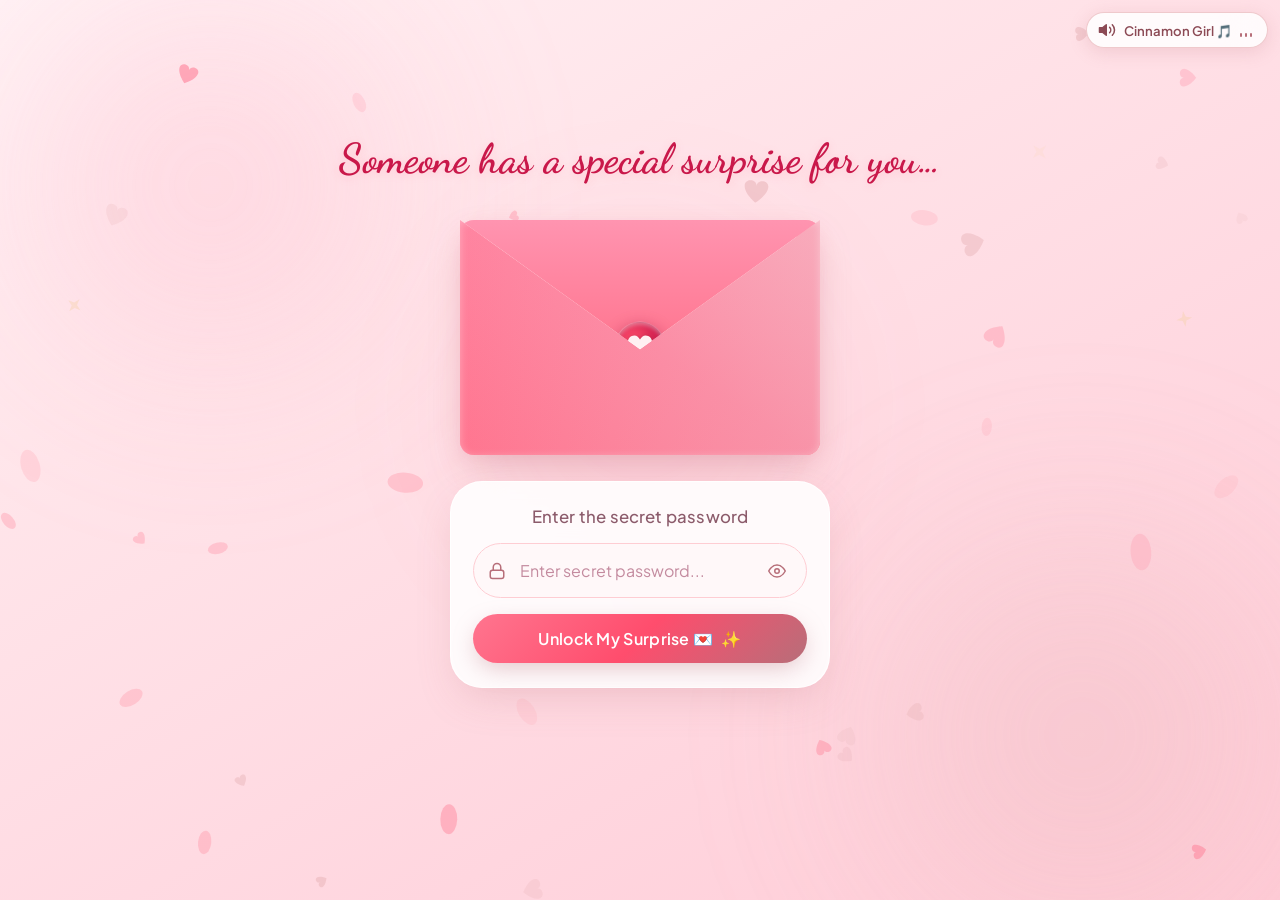
<file: index.html>
<!DOCTYPE html>
<html lang="en">
<head>
  <meta charset="UTF-8">
  <meta name="viewport" content="width=device-width, initial-scale=1.0, maximum-scale=5.0, viewport-fit=cover">
  <title>For My Princess Manmony ❤️</title>
  <meta name="description" content="A romantic, cinematic birthday surprise love letter and memory album for Manmony.">
  <link rel="preconnect" href="https://fonts.googleapis.com">
  <link rel="preconnect" href="https://fonts.gstatic.com" crossorigin>
  <link href="https://fonts.googleapis.com/css2?family=Cormorant+Garamond:ital,wght@0,500;0,600;0,700;1,400;1,600&family=Dancing+Script:wght@500;600;700&family=Great+Vibes&family=Plus+Jakarta+Sans:wght@300;400;500;600&family=VT323&display=swap" rel="stylesheet">
  <link rel="stylesheet" href="style.css">
</head>
<body>
  <!-- Ambient Particle Canvas for Floating Hearts, Sparkles, and Falling Petals -->
  <canvas id="ambient-canvas"></canvas>

  <!-- Ambient Glow Orbs for Soft Romantic Atmosphere -->
  <div class="glow-orb orb-1"></div>
  <div class="glow-orb orb-2"></div>
  <div class="glow-orb orb-3"></div>

  <!-- Cinematic Background Blur & Darken Overlay for Envelope Opening -->
  <div class="cinematic-overlay" id="cinematic-overlay"></div>

  <!-- Background Music Audio: Cinnamon Girl by Lana Del Rey -->
  <audio id="birthdayAudio" preload="auto" loop>
    <source src="assets/audio/cinnamon-girl.mp3" type="audio/mpeg">
    <source src="assets/audio/voice.mp4" type="audio/mp4">
    <source src="assets/audio/voice.mp3" type="audio/mpeg">
    <source src="assets/cinnamon-girl.mp3" type="audio/mpeg">
    <source src="assets/voice.mp4" type="audio/mp4">
    <source src="cinnamon-girl.mp3" type="audio/mpeg">
    <source src="voice.mp3" type="audio/mpeg">
  </audio>

  <!-- ========================================================
       2. LOADING SCREEN
       ======================================================== -->
  <div id="loading-screen" class="loading-screen" aria-live="polite">
    <div class="loader-content">
      <div class="loader-heart-wrapper">
        <div class="loader-pulse-glow"></div>
        <div class="loader-heart">
          <svg viewBox="0 0 32 29.6" class="loader-heart-svg">
            <defs>
              <linearGradient id="loaderHeartGrad" x1="0%" y1="0%" x2="100%" y2="100%">
                <stop offset="0%" stop-color="#ff8fa3"/>
                <stop offset="50%" stop-color="#ff4d6d"/>
                <stop offset="100%" stop-color="#b76e79"/>
              </linearGradient>
            </defs>
            <path fill="url(#loaderHeartGrad)" d="M23.6,0c-3.4,0-6.3,2.7-7.6,5.6C14.7,2.7,11.8,0,8.4,0C3.8,0,0,3.8,0,8.4c0,9.4,16,21.2,16,21.2s16-11.8,16-21.2 C32,3.8,28.2,0,23.6,0z"/>
          </svg>
        </div>
        <div class="loader-sparkles">
          <span class="l-sparkle ls-1">✨</span>
          <span class="l-sparkle ls-2">🌸</span>
          <span class="l-sparkle ls-3">✨</span>
        </div>
      </div>
      <p class="loader-text">Preparing something special for you…</p>
      <div class="loader-track">
        <div class="loader-progress"></div>
      </div>
    </div>
  </div>

  <!-- Elegant Floating Music Control (iOS SF-Style Mute / Unmute) -->
  <aside class="music-widget" aria-label="Music player">
    <button id="music-btn" class="music-pill" title="Mute / Unmute Music" aria-label="Mute or unmute music" aria-pressed="false">
      <span class="music-icon-wrapper">
        <svg class="music-speaker-svg" viewBox="0 0 24 24" width="18" height="18" fill="none" stroke="currentColor" stroke-width="2" stroke-linecap="round" stroke-linejoin="round">
          <polygon points="11 5 6 9 2 9 2 15 6 15 11 19 11 5" fill="currentColor"></polygon>
          <path class="speaker-wave wave-1" d="M15.54 8.46a5 5 0 0 1 0 7.07"></path>
          <path class="speaker-wave wave-2" d="M19.07 4.93a10 10 0 0 1 0 14.14"></path>
          <line class="mute-line" x1="2" y1="2" x2="22" y2="22"></line>
        </svg>
      </span>
      <span class="music-label" id="music-label">Cinnamon Girl 🎵</span>
      <span class="music-bars" id="music-bars">
        <span class="bar bar-1"></span>
        <span class="bar bar-2"></span>
        <span class="bar bar-3"></span>
      </span>
    </button>
  </aside>

  <!-- Main Multi-Stage Experience Wrapper -->
  <main class="main-wrapper">

    <!-- ========================================================
         3. SECRET PASSWORD SCREEN & 4. CINEMATIC ENVELOPE
         ======================================================== -->
    <section id="stage-1" class="stage-section active">
      <header class="title-header">
        <h1 class="stage-title">Someone has a special surprise for you…</h1>
      </header>

      <!-- Center Elegant Envelope with Heart-Shaped Wax Seal -->
      <div class="envelope-container" id="envelope-container">
        <div class="envelope" id="envelope">
          <!-- Envelope interior lining -->
          <div class="envelope-back"></div>

          <!-- Letter sliding sneak peek -->
          <div class="envelope-letter-sneak" id="letter-sneak">
            <div class="sneak-line sneak-line-1"></div>
            <div class="sneak-line sneak-line-2"></div>
            <div class="sneak-heart">❤️</div>
          </div>

          <!-- Envelope pocket fold -->
          <div class="envelope-pocket"></div>

          <!-- Envelope top flap with 3D folding -->
          <div class="envelope-top-flap" id="top-flap">
            <!-- Heart-Shaped Wax Seal -->
            <div class="wax-seal" id="wax-seal" title="Sealed with love">
              <svg class="wax-heart-svg" viewBox="0 0 32 29.6">
                <path d="M23.6,0c-3.4,0-6.3,2.7-7.6,5.6C14.7,2.7,11.8,0,8.4,0C3.8,0,0,3.8,0,8.4c0,9.4,16,21.2,16,21.2s16-11.8,16-21.2 C32,3.8,28.2,0,23.6,0z"/>
              </svg>
            </div>
          </div>
        </div>
      </div>

      <!-- Password Card Form (iOS Glassmorphism) -->
      <div class="password-card" id="password-card">
        <p class="password-subtitle">Enter the secret password</p>

        <form id="password-form" autocomplete="off" onsubmit="return false;">
          <div class="input-wrapper">
            <span class="input-icon" aria-hidden="true">
              <svg viewBox="0 0 24 24" width="18" height="18" fill="none" stroke="currentColor" stroke-width="2" stroke-linecap="round" stroke-linejoin="round">
                <rect x="3" y="11" width="18" height="11" rx="3" ry="3"></rect>
                <path d="M7 11V7a5 5 0 0 1 10 0v4"></path>
              </svg>
            </span>
            <input 
              type="password" 
              id="password-input" 
              class="password-input" 
              placeholder="Enter secret password..." 
              autocomplete="off"
              spellcheck="false"
              required
            >
            <button type="button" id="toggle-pwd-btn" class="pwd-peek-btn" title="Peek password" aria-label="Toggle password visibility">
              <svg id="eye-icon" viewBox="0 0 24 24" width="18" height="18" fill="none" stroke="currentColor" stroke-width="2" stroke-linecap="round" stroke-linejoin="round">
                <path d="M1 12s4-8 11-8 11 8 11 8-4 8-11 8-11-8-11-8z"></path>
                <circle cx="12" cy="12" r="3"></circle>
              </svg>
            </button>
          </div>

          <div id="error-message" class="error-msg" aria-live="polite">
            Oops! That’s not the magic password, princess! 🥺
          </div>

          <button type="submit" id="unlock-btn" class="cute-btn unlock-btn">
            <span class="btn-text">Unlock My Surprise 💌</span>
            <span class="btn-sparkle">✨</span>
          </button>
        </form>
      </div>
    </section>

    <!-- ========================================================
         5. BIRTHDAY LETTER
         ======================================================== -->
    <section id="stage-3" class="stage-section hidden">
      <!-- Glowing Animated Heart Above Letter -->
      <div class="glowing-heart-container">
        <div class="heart-pulse-glow"></div>
        <div class="beating-heart" id="beating-heart">
          <svg viewBox="0 0 32 29.6" class="heart-svg" aria-hidden="true">
            <defs>
              <linearGradient id="heartGradient" x1="0%" y1="0%" x2="100%" y2="100%">
                <stop offset="0%" stop-color="#ff8fa3" />
                <stop offset="45%" stop-color="#ff4d6d" />
                <stop offset="100%" stop-color="#b76e79" />
              </linearGradient>
              <filter id="glow" x="-20%" y="-20%" width="140%" height="140%">
                <feGaussianBlur stdDeviation="2.5" result="blur" />
                <feComposite in="SourceGraphic" in2="blur" operator="over" />
              </filter>
            </defs>
            <path fill="url(#heartGradient)" filter="url(#glow)" d="M23.6,0c-3.4,0-6.3,2.7-7.6,5.6C14.7,2.7,11.8,0,8.4,0C3.8,0,0,3.8,0,8.4c0,9.4,16,21.2,16,21.2s16-11.8,16-21.2 C32,3.8,28.2,0,23.6,0z"/>
          </svg>
        </div>
        <div class="heart-sparkles">
          <span class="h-sparkle s-1">✨</span>
          <span class="h-sparkle s-2">🌸</span>
          <span class="h-sparkle s-3">✨</span>
        </div>
      </div>

      <!-- Stationery Paper Letter Card -->
      <article class="romantic-letter-card" id="romantic-letter-card">
        <div class="letter-texture-overlay"></div>
        <div class="letter-filigree-border"></div>
        <div class="letter-corner-accent top-left">❦</div>
        <div class="letter-corner-accent top-right">❦</div>
        <div class="letter-corner-accent bottom-left">❦</div>
        <div class="letter-corner-accent bottom-right">❦</div>

        <div class="letter-content-inner">
          <!-- Elegant Birthday Date Display -->
          <div class="letter-date-tag">
            <span class="date-flower">🌸</span>
            <span class="date-text">5.12.2006</span>
            <span class="date-flower">🌸</span>
          </div>

          <div class="letter-body">
            <h2 class="letter-greeting" id="typewriter-line-1"></h2>
            <p class="letter-paragraph" id="typewriter-line-2"></p>
            <p class="letter-closing" id="typewriter-line-3"></p>
            <span class="typewriter-cursor" id="typewriter-cursor-1">|</span>
          </div>

          <!-- Small Elegant Signature -->
          <div class="letter-signature hidden" id="letter-signature">
            <span class="signature-text">Forever yours ❤️</span>
          </div>
        </div>
      </article>
    </section>

    <!-- ========================================================
         7. SECOND SURPRISE SCENE
         ======================================================== -->
    <section id="stage-4" class="stage-section hidden">
      <div class="stage-header-badge">✨ From My Heart To Yours ✨</div>

      <!-- Romantic Love Card -->
      <article class="romantic-letter-card surprise-card" id="surprise-love-card">
        <div class="letter-texture-overlay"></div>
        <div class="letter-filigree-border"></div>
        <div class="letter-corner-accent top-left">❦</div>
        <div class="letter-corner-accent top-right">❦</div>
        <div class="letter-corner-accent bottom-left">❦</div>
        <div class="letter-corner-accent bottom-right">❦</div>

        <div class="letter-content-inner">
          <div class="card-soft-icon">💌</div>
          <div class="letter-body">
            <p class="surprise-paragraph" id="surprise-line-1"></p>
            <p class="surprise-paragraph" id="surprise-line-2"></p>
            <p class="surprise-paragraph" id="surprise-line-3"></p>
            <span class="typewriter-cursor" id="typewriter-cursor-2">|</span>
          </div>
        </div>
      </article>

      <!-- Action Button Leading to Photo Memories Section -->
      <div class="stage-action-wrapper hidden" id="stage-4-action">
        <button id="to-memories-btn" class="cute-btn gift-action-btn">
          <span class="btn-icon">🎁</span>
          <span class="btn-text">Open your gift 🎁</span>
          <span class="btn-sparkle">✨</span>
        </button>
      </div>
    </section>

    <!-- ========================================================
         8. OUR LITTLE MEMORIES – PHOTO SECTION
         ======================================================== -->
    <section id="stage-memories" class="stage-section hidden">
      <header class="memories-header">
        <div class="memories-badge">📷 Captured Moments 📷</div>
        <h2 class="memories-title">Our Little Memories 💗</h2>
        <p class="memories-subtitle">Every picture holds a little piece of my heart.</p>
      </header>

      <!-- Vertical Alternating Photo Memories Container -->
      <div class="memories-list">

        <!-- Memory 1: Photo Left, Text Right on Desktop -->
        <article class="memory-card memory-alt-1" data-reveal>
          <div class="polaroid-wrapper">
            <div class="polaroid-pin">📌</div>
            <div class="polaroid-frame">
              <div class="polaroid-img-box">
                <img 
                  src="assets/photos/memory-01.jpg" 
                  alt="My beautiful baby" 
                  class="memory-img" 
                  loading="eager"
                  onerror="this.style.display='none'; this.nextElementSibling.style.display='flex';"
                >
                <!-- Fallback placeholder -->
                <div class="memory-placeholder">
                  <span class="placeholder-icon">📷💗</span>
                  <span class="placeholder-title">My beautiful baby</span>
                  <span class="placeholder-path">assets/photos/memory-01.jpg</span>
                </div>
              </div>
              <div class="polaroid-caption-bar">
                <span class="polaroid-tag">Little Manmony</span>
                <span class="polaroid-heart">💗</span>
              </div>
            </div>
          </div>

          <div class="memory-caption-card">
            <div class="caption-date-tag">🌸 Sweetest Angel 🌸</div>
            <h3 class="caption-title">My beautiful baby</h3>
            <p class="caption-text">“My beautiful baby ❤️”</p>
          </div>
        </article>

        <!-- Memory 2: Text Left, Photo Right on Desktop -->
        <article class="memory-card memory-alt-2" data-reveal>
          <div class="polaroid-wrapper">
            <div class="polaroid-pin">📌</div>
            <div class="polaroid-frame">
              <div class="polaroid-img-box">
                <img 
                  src="assets/photos/memory-02.jpg" 
                  alt="Me & You, it's as if I own the world" 
                  class="memory-img" 
                  loading="eager"
                  onerror="this.style.display='none'; this.nextElementSibling.style.display='flex';"
                >
                <!-- Fallback placeholder -->
                <div class="memory-placeholder">
                  <span class="placeholder-icon">📷💗</span>
                  <span class="placeholder-title">Me & You</span>
                  <span class="placeholder-path">assets/photos/memory-02.jpg</span>
                </div>
              </div>
              <div class="polaroid-caption-bar">
                <span class="polaroid-tag">Me & You</span>
                <span class="polaroid-heart">❤️</span>
              </div>
            </div>
          </div>

          <div class="memory-caption-card">
            <div class="caption-date-tag">🌍 My Whole World 🌍</div>
            <h3 class="caption-title">Me & You</h3>
            <p class="caption-text">“Me & You, it’s as if I own the world 🌍❤️”</p>
          </div>
        </article>

        <!-- Memory 3: Photo Left, Text Right on Desktop -->
        <article class="memory-card memory-alt-3" data-reveal>
          <div class="polaroid-wrapper">
            <div class="polaroid-pin">📌</div>
            <div class="polaroid-frame">
              <div class="polaroid-img-box">
                <img 
                  src="assets/photos/memory-03.jpg" 
                  alt="Special memory between us" 
                  class="memory-img" 
                  loading="eager"
                  onerror="this.style.display='none'; this.nextElementSibling.style.display='flex';"
                >
                <!-- Fallback placeholder -->
                <div class="memory-placeholder">
                  <span class="placeholder-icon">📷💗</span>
                  <span class="placeholder-title">Special memory between us</span>
                  <span class="placeholder-path">assets/photos/memory-03.jpg</span>
                </div>
              </div>
              <div class="polaroid-caption-bar">
                <span class="polaroid-tag">Special Memory</span>
                <span class="polaroid-heart">💖</span>
              </div>
            </div>
          </div>

          <div class="memory-caption-card">
            <div class="caption-date-tag">🌸 Forever & Always 🌸</div>
            <h3 class="caption-title">Special Memory</h3>
            <p class="caption-text">“Special memory between us ❤️”</p>
          </div>
        </article>

        <!-- Memory 4: Text Left, Photo Right on Desktop -->
        <article class="memory-card memory-alt-4" data-reveal>
          <div class="polaroid-wrapper">
            <div class="polaroid-pin">📌</div>
            <div class="polaroid-frame">
              <div class="polaroid-img-box">
                <img 
                  src="assets/photos/memory-04.jpg" 
                  alt="She is like a flower carrying a flower" 
                  class="memory-img" 
                  style="object-position: center 20%;"
                  loading="eager"
                  onerror="this.style.display='none'; this.nextElementSibling.style.display='flex';"
                >
                <!-- Fallback placeholder -->
                <div class="memory-placeholder">
                  <span class="placeholder-icon">📷💗</span>
                  <span class="placeholder-title">Flower of My Life</span>
                  <span class="placeholder-path">assets/photos/memory-04.jpg</span>
                </div>
              </div>
              <div class="polaroid-caption-bar">
                <span class="polaroid-tag">My Flower</span>
                <span class="polaroid-heart">🌹</span>
              </div>
            </div>
          </div>

          <div class="memory-caption-card">
            <div class="caption-date-tag">🌹 The Flower of My Life 🌹</div>
            <h3 class="caption-title">My Beautiful Rose</h3>
            <p class="caption-text">“She is like a flower carrying a flower, but more beautiful than a flower, she is the flower of my life 🌹❤️”</p>
          </div>
        </article>

        <!-- Memory 5: Photo Left, Text Right on Desktop -->
        <article class="memory-card memory-alt-5" data-reveal>
          <div class="polaroid-wrapper">
            <div class="polaroid-pin">📌</div>
            <div class="polaroid-frame">
              <div class="polaroid-img-box">
                <img 
                  src="assets/photos/memory-05.jpg" 
                  alt="The most beautiful thing my eyes have ever seen" 
                  class="memory-img" 
                  style="object-position: center 15%;"
                  loading="eager"
                  onerror="this.style.display='none'; this.nextElementSibling.style.display='flex';"
                >
                <!-- Fallback placeholder -->
                <div class="memory-placeholder">
                  <span class="placeholder-icon">📷💗</span>
                  <span class="placeholder-title">Most Beautiful</span>
                  <span class="placeholder-path">assets/photos/memory-05.jpg</span>
                </div>
              </div>
              <div class="polaroid-caption-bar">
                <span class="polaroid-tag">Breathtaking</span>
                <span class="polaroid-heart">✨</span>
              </div>
            </div>
          </div>

          <div class="memory-caption-card">
            <div class="caption-date-tag">✨ Pure Perfection ✨</div>
            <h3 class="caption-title">My Beautiful Princess</h3>
            <p class="caption-text">“The most beautiful thing my eyes have ever seen ❤️”</p>
          </div>
        </article>

      </div>

      <!-- Action Button Leading to Animated LED Letter Wall Scene -->
      <div class="memories-action-wrapper">
        <button id="to-final-btn" class="cute-btn final-proceed-btn">
          <span class="btn-icon">💖</span>
          <span class="btn-text">One Final Wish 💖</span>
          <span class="btn-sparkle">✨</span>
        </button>
      </div>
    </section>

    <!-- ========================================================
         9. THE GRAND FINALE: FULL-SCREEN ANIMATED LED LETTER WALL
         ======================================================== -->
    <section id="stage-hacker" class="stage-section stage-hacker-fullscreen hidden">
      <canvas id="led-canvas" class="hacker-fullscreen-canvas"></canvas>
      <div class="hacker-vignette"></div>

      <!-- Subtle Floating Navigation Pill -->
      <div class="led-top-controls">
        <button id="led-wish-card-btn" class="led-action-pill" title="Read Birthday Wish Card">
          <span class="pill-icon">💌</span>
          <span class="pill-text">My Final Wish Card</span>
        </button>
      </div>
    </section>

    <!-- ========================================================
         10. FINAL BIRTHDAY SCENE (THE ETERNAL WISH)
         ======================================================== -->
    <section id="stage-5" class="stage-section hidden">
      <!-- Grand Animated Beating Heart with Rose Gold Glow -->
      <div class="grand-heart-container">
        <div class="grand-heart-halo"></div>
        <div class="grand-beating-heart">
          <svg viewBox="0 0 32 29.6" class="grand-heart-svg" aria-hidden="true">
            <defs>
              <linearGradient id="grandHeartGrad" x1="0%" y1="0%" x2="100%" y2="100%">
                <stop offset="0%" stop-color="#ff758f" />
                <stop offset="35%" stop-color="#ff4d6d" />
                <stop offset="75%" stop-color="#c9184a" />
                <stop offset="100%" stop-color="#b76e79" />
              </linearGradient>
              <filter id="grandGlow" x="-30%" y="-30%" width="160%" height="160%">
                <feGaussianBlur stdDeviation="4" result="blur" />
                <feComposite in="SourceGraphic" in2="blur" operator="over" />
              </filter>
            </defs>
            <path fill="url(#grandHeartGrad)" filter="url(#grandGlow)" d="M23.6,0c-3.4,0-6.3,2.7-7.6,5.6C14.7,2.7,11.8,0,8.4,0C3.8,0,0,3.8,0,8.4c0,9.4,16,21.2,16,21.2s16-11.8,16-21.2 C32,3.8,28.2,0,23.6,0z"/>
          </svg>
        </div>
      </div>

      <!-- Final Romantic Card -->
      <article class="romantic-letter-card final-card" id="final-card">
        <div class="letter-texture-overlay"></div>
        <div class="letter-filigree-border"></div>
        
        <div class="letter-content-inner">
          <p class="final-message-line-1" id="final-line-1">
            I hope I get to celebrate every birthday with you. ❤️
          </p>
          <p class="final-message-line-2" id="final-line-2">
            If I could make one wish, it would be to have you in every lifetime. ❤️
          </p>
          <p class="final-message-line-3" id="final-line-3">
            Forever yours, my princess. 💖
          </p>
        </div>
      </article>

      <!-- Button to Return to LED Animation Wall -->
      <div class="final-action-wrapper" id="final-action-wrapper">
        <button id="back-to-led-btn" class="cute-btn led-wall-launch-btn">
          <span class="btn-icon">✨</span>
          <span class="btn-text">Watch LED Animation ✨</span>
          <span class="btn-sparkle">💖</span>
        </button>
      </div>
    </section>

  </main>

  <script src="script.js"></script>
</body>
</html>
</file>
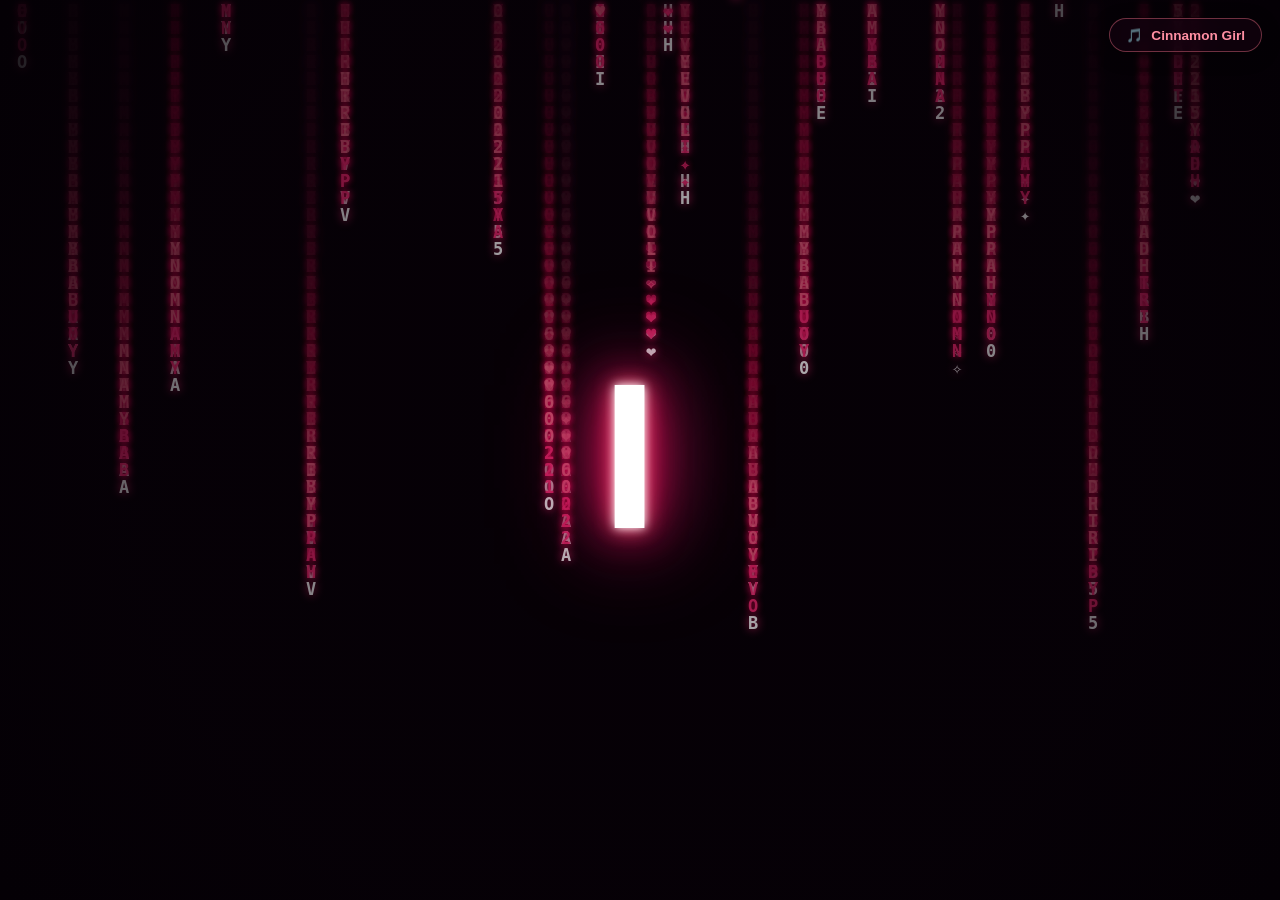
<file: hacker.html>
<!DOCTYPE html>
<html lang="en">
<head>
  <meta charset="UTF-8">
  <meta name="viewport" content="width=device-width, initial-scale=1.0, maximum-scale=1.0, user-scalable=no, viewport-fit=cover">
  <title>I LOVE YOU BABY ❤️</title>
  <link rel="preconnect" href="https://fonts.googleapis.com">
  <link rel="preconnect" href="https://fonts.gstatic.com" crossorigin>
  <link href="https://fonts.googleapis.com/css2?family=Plus+Jakarta+Sans:wght@700;800;900&display=swap" rel="stylesheet">
  <style>
    * {
      margin: 0;
      padding: 0;
      box-sizing: border-box;
      -webkit-tap-highlight-color: transparent;
    }

    html, body {
      width: 100vw;
      height: 100vh;
      overflow: hidden;
      background-color: #070108;
      font-family: 'Plus Jakarta Sans', -apple-system, BlinkMacSystemFont, sans-serif;
    }

    #matrix-canvas {
      position: fixed;
      inset: 0;
      width: 100vw;
      height: 100vh;
      display: block;
      z-index: 1;
    }

    .vignette-overlay {
      position: fixed;
      inset: 0;
      background: radial-gradient(
        circle at center,
        rgba(15, 2, 14, 0.2) 0%,
        rgba(7, 1, 8, 0.6) 65%,
        rgba(4, 0, 5, 0.94) 100%
      );
      pointer-events: none;
      z-index: 2;
    }

    .center-container {
      position: fixed;
      inset: 0;
      display: flex;
      align-items: center;
      justify-content: center;
      z-index: 5;
      pointer-events: none;
      user-select: none;
      padding: 20px;
    }

    .matrix-word {
      margin: 0;
      padding: 0;
      font-weight: 900;
      text-transform: uppercase;
      letter-spacing: clamp(6px, 2.5vw, 22px);
      color: #ffffff;
      text-align: center;
      line-height: 1;
      will-change: transform, opacity;
      opacity: 0;
      transform: scale(0.85);
      transition: opacity 0.45s cubic-bezier(0.16, 1, 0.3, 1), transform 0.45s cubic-bezier(0.16, 1, 0.3, 1);
      text-shadow:
        0 0 10px #ffffff,
        0 0 20px #ff758f,
        0 0 40px #ff0055,
        0 0 75px #ff2a75,
        0 0 110px #d90368;
    }

    .matrix-word.visible {
      opacity: 1;
      transform: scale(1);
      animation: neonPulse 2.2s ease-in-out infinite alternate;
    }

    .matrix-word.fade-out {
      opacity: 0;
      transform: scale(1.1);
      transition: opacity 0.38s cubic-bezier(0.7, 0, 0.84, 0), transform 0.38s cubic-bezier(0.7, 0, 0.84, 0);
    }

    .matrix-word.word-baby {
      text-shadow:
        0 0 12px #ffffff,
        0 0 24px #ffffff,
        0 0 45px #ff758f,
        0 0 80px #ff0055,
        0 0 120px #ff2a75,
        0 0 180px #d90368;
      animation: babyPulse 2s ease-in-out infinite alternate;
    }

    @keyframes neonPulse {
      0% {
        text-shadow:
          0 0 10px #ffffff,
          0 0 20px #ff758f,
          0 0 40px #ff0055,
          0 0 75px #ff2a75,
          0 0 110px #d90368;
        transform: scale(1);
      }
      100% {
        text-shadow:
          0 0 14px #ffffff,
          0 0 28px #ff758f,
          0 0 55px #ff0055,
          0 0 95px #ff2a75,
          0 0 140px #d90368,
          0 0 190px #800f2f;
        transform: scale(1.03);
      }
    }

    @keyframes babyPulse {
      0% {
        text-shadow:
          0 0 12px #ffffff,
          0 0 24px #ffffff,
          0 0 45px #ff758f,
          0 0 80px #ff0055,
          0 0 120px #ff2a75,
          0 0 180px #d90368;
        transform: scale(1);
      }
      100% {
        text-shadow:
          0 0 18px #ffffff,
          0 0 32px #ffffff,
          0 0 65px #ff758f,
          0 0 110px #ff0055,
          0 0 160px #ff2a75,
          0 0 220px #d90368;
        transform: scale(1.05);
      }
    }

    /* Subtle Floating Music Control */
    .music-pill {
      position: fixed;
      top: 18px;
      right: 18px;
      z-index: 20;
      background: rgba(20, 2, 16, 0.65);
      border: 1px solid rgba(255, 117, 143, 0.4);
      border-radius: 30px;
      padding: 8px 16px;
      color: #ff8fa3;
      font-size: 0.85rem;
      font-weight: 600;
      display: flex;
      align-items: center;
      gap: 8px;
      cursor: pointer;
      backdrop-filter: blur(12px);
      box-shadow: 0 4px 18px rgba(0, 0, 0, 0.4);
      transition: all 0.3s ease;
    }

    .music-pill:hover {
      background: rgba(40, 4, 30, 0.85);
      border-color: #ff4d6d;
      transform: scale(1.05);
    }
  </style>
</head>
<body>
  <!-- Continuous Vertical Matrix Rain Canvas -->
  <canvas id="matrix-canvas"></canvas>
  <div class="vignette-overlay"></div>

  <!-- Music Pill -->
  <button id="music-pill" class="music-pill" title="Toggle Music">
    <span>🎵</span>
    <span id="music-text">Cinnamon Girl</span>
  </button>

  <audio id="bg-audio" loop preload="auto">
    <source src="assets/audio/cinnamon-girl.mp3" type="audio/mpeg">
    <source src="assets/cinnamon-girl.mp3" type="audio/mpeg">
    <source src="cinnamon-girl.mp3" type="audio/mpeg">
  </audio>

  <!-- Center Sequential Text -->
  <div class="center-container">
    <h1 id="matrix-word" class="matrix-word">I</h1>
  </div>

  <script>
    (function() {
      'use strict';

      // ---------------- Canvas Vertical Falling Matrix Code ----------------
      const canvas = document.getElementById('matrix-canvas');
      const ctx = canvas.getContext('2d');
      const wordEl = document.getElementById('matrix-word');
      const audioEl = document.getElementById('bg-audio');
      const musicBtn = document.getElementById('music-pill');

      function resize() {
        canvas.width = window.innerWidth;
        canvas.height = window.innerHeight;
      }
      resize();

      const charList = 'ILOVEYOUBABYMANMONYHAPPYBIRTHDAY5122006♥❤✦✧'.split('');
      const fontSize = window.innerWidth < 600 ? 14 : 17;
      let cols = Math.floor(canvas.width / fontSize);
      let drops = [];

      function initDrops() {
        cols = Math.floor(canvas.width / fontSize);
        drops = [];
        for (let i = 0; i < cols; i++) {
          drops.push({
            y: Math.random() * -100,
            speed: Math.random() * 0.8 + 0.8, // Graceful smooth falling speed
            length: Math.floor(Math.random() * 14) + 10,
            headChar: charList[Math.floor(Math.random() * charList.length)]
          });
        }
      }
      initDrops();

      window.addEventListener('resize', () => {
        resize();
        initDrops();
      });

      function drawMatrix() {
        // Dark translucent trail overlay
        ctx.fillStyle = 'rgba(7, 1, 8, 0.14)';
        ctx.fillRect(0, 0, canvas.width, canvas.height);

        ctx.font = `bold ${fontSize}px monospace`;

        for (let i = 0; i < drops.length; i++) {
          const drop = drops[i];
          const x = i * fontSize;
          const currentY = Math.floor(drop.y) * fontSize;

          if (Math.random() > 0.92) {
            drop.headChar = charList[Math.floor(Math.random() * charList.length)];
          }

          // Glowing white/pink head
          ctx.fillStyle = '#ffffff';
          ctx.shadowColor = '#ff2a75';
          ctx.shadowBlur = 10;
          ctx.fillText(drop.headChar, x, currentY);

          // Body of the stream (vibrant pink & magenta)
          ctx.shadowColor = '#ff0055';
          ctx.shadowBlur = 6;
          for (let t = 1; t <= drop.length; t++) {
            const trailY = currentY - t * fontSize;
            if (trailY > 0 && trailY < canvas.height) {
              const alpha = 1 - t / drop.length;
              if (t <= 3) {
                ctx.fillStyle = `rgba(255, 42, 117, ${alpha})`;
              } else if (t <= 8) {
                ctx.fillStyle = `rgba(255, 117, 143, ${alpha * 0.9})`;
              } else {
                ctx.fillStyle = `rgba(180, 15, 65, ${alpha * 0.7})`;
              }
              const trailChar = charList[(i + t) % charList.length];
              ctx.fillText(trailChar, x, trailY);
            }
          }
          ctx.shadowBlur = 0;

          drop.y += drop.speed;

          if (drop.y * fontSize - drop.length * fontSize > canvas.height) {
            drop.y = Math.random() * -30;
            drop.speed = Math.random() * 0.8 + 0.8;
            drop.length = Math.floor(Math.random() * 14) + 10;
          }
        }

        requestAnimationFrame(drawMatrix);
      }
      requestAnimationFrame(drawMatrix);

      // ---------------- Word Sequence Animation ----------------
      const WORDS = [
        { text: 'I', size: 'clamp(5.5rem, 20vw, 12rem)', duration: 1500, isBaby: false },
        { text: 'LOVE', size: 'clamp(4.6rem, 18vw, 11rem)', duration: 1500, isBaby: false },
        { text: 'YOU', size: 'clamp(4.6rem, 18vw, 11rem)', duration: 1500, isBaby: false },
        { text: 'BABY', size: 'clamp(5.5rem, 21vw, 13rem)', duration: 3000, isBaby: true }
      ];

      let currentIdx = 0;

      function playNextWord() {
        const item = WORDS[currentIdx];

        wordEl.textContent = item.text;
        wordEl.style.fontSize = item.size;

        if (item.isBaby) {
          wordEl.classList.add('word-baby');
        } else {
          wordEl.classList.remove('word-baby');
        }

        // Scale-up & Fade-in
        wordEl.classList.remove('fade-out');
        void wordEl.offsetWidth;
        wordEl.classList.add('visible');

        setTimeout(() => {
          // Fade-out & Zoom-out
          wordEl.classList.remove('visible');
          wordEl.classList.add('fade-out');

          setTimeout(() => {
            wordEl.classList.remove('fade-out');
            currentIdx = (currentIdx + 1) % WORDS.length;
            playNextWord();
          }, 380);

        }, item.duration);
      }

      // Start sequence
      setTimeout(playNextWord, 400);

      // ---------------- Audio & Autoplay ----------------
      function startMusic() {
        audioEl.volume = 0.65;
        audioEl.play().catch(() => {});
      }

      window.addEventListener('click', startMusic, { once: true });
      window.addEventListener('touchstart', startMusic, { once: true });

      musicBtn.addEventListener('click', (e) => {
        e.stopPropagation();
        if (audioEl.paused) {
          audioEl.play();
          musicBtn.style.opacity = '1';
        } else if (audioEl.muted) {
          audioEl.muted = false;
          musicBtn.style.opacity = '1';
        } else {
          audioEl.muted = true;
          musicBtn.style.opacity = '0.5';
        }
      });
    })();
  </script>
</body>
</html>
</file>
<file: style.css>
/* ==========================================================================
   FOR MY PRINCESS MANMONY - STYLESHEET
   Aesthetic: Baby Pink, Soft White, Blush Pink, Rose Gold Accents & Soft Glow
   Design: iOS-Native Polish, Fluid Spring Physics, Apple Glassmorphism
   ========================================================================== */

:root {
  /* Color Palette */
  --baby-pink: #ffe4e9;
  --baby-pink-soft: #fff0f3;
  --blush-pink: #ffb3c6;
  --blush-deep: #ff758f;
  --soft-white: #fffdfd;
  --paper-white: #fffcfb;
  --rose-gold: #b76e79;
  --rose-gold-light: #e8b4b8;
  --rose-gold-dark: #8c4a55;
  --romantic-red: #c9184a;
  --text-primary: #4a2835;
  --text-muted: #8c5b6b;
  
  /* Fonts: Apple Native System & Romantic Fonts */
  --font-script: 'Great Vibes', cursive;
  --font-handwriting: 'Dancing Script', cursive;
  --font-serif: 'Cormorant Garamond', Georgia, serif;
  --font-sans: -apple-system, BlinkMacSystemFont, "SF Pro Text", "SF Pro Display", "Plus Jakarta Sans", "Apple Color Emoji", sans-serif;

  /* Shadows & Glows */
  --shadow-soft: 0 10px 30px -5px rgba(183, 110, 121, 0.2);
  --shadow-glow: 0 0 35px rgba(255, 117, 143, 0.35);
  --shadow-card: 0 20px 50px rgba(183, 110, 121, 0.16), 0 4px 15px rgba(255, 179, 198, 0.12);
  --shadow-polaroid: 0 16px 40px -8px rgba(183, 110, 121, 0.25), 0 4px 12px rgba(0, 0, 0, 0.04);
  --glow-rose-gold: 0 0 30px rgba(232, 180, 184, 0.5);

  /* Radii */
  --radius-sm: 12px;
  --radius-md: 22px;
  --radius-lg: 32px;
  --radius-full: 9999px;
}

/* ---------------- CSS Reset & Base Setup ---------------- */
*, *::before, *::after {
  box-sizing: border-box;
  margin: 0;
  padding: 0;
  -webkit-tap-highlight-color: transparent;
}

html {
  font-size: 16px;
  scroll-behavior: smooth;
  height: 100%;
}

body {
  font-family: var(--font-sans);
  color: var(--text-primary);
  min-height: 100vh;
  min-height: 100dvh;
  background: linear-gradient(150deg, #fff2f5 0%, #ffe5ea 30%, #ffd6df 70%, #ffccd7 100%);
  background-attachment: fixed;
  overflow-x: hidden;
  position: relative;
  display: flex;
  flex-direction: column;
  align-items: center;
  justify-content: flex-start;
  padding: env(safe-area-inset-top, 16px) env(safe-area-inset-right, 16px) env(safe-area-inset-bottom, 24px) env(safe-area-inset-left, 16px);
  transition: background 1.2s ease;
}

body.stage-5-active {
  background: linear-gradient(150deg, #fff0f3 0%, #fde2e4 35%, #fed0d7 70%, #fcd5ce 100%);
}

/* ---------------- 2. LOADING SCREEN ---------------- */
.loading-screen {
  position: fixed;
  inset: 0;
  z-index: 9999;
  background: linear-gradient(150deg, #fff2f5 0%, #ffe5ea 35%, #ffd6df 70%, #ffccd7 100%);
  display: flex;
  align-items: center;
  justify-content: center;
  transition: opacity 0.8s cubic-bezier(0.25, 1, 0.5, 1), transform 0.8s cubic-bezier(0.25, 1, 0.5, 1);
}

.loading-screen.fade-out {
  opacity: 0;
  transform: scale(1.04);
  pointer-events: none;
}

.loader-content {
  display: flex;
  flex-direction: column;
  align-items: center;
  text-align: center;
  padding: 24px;
}

.loader-heart-wrapper {
  position: relative;
  width: 72px;
  height: 72px;
  display: flex;
  align-items: center;
  justify-content: center;
  margin-bottom: 20px;
}

.loader-pulse-glow {
  position: absolute;
  width: 100%;
  height: 100%;
  border-radius: 50%;
  background: radial-gradient(circle, rgba(255, 77, 109, 0.5) 0%, rgba(232, 180, 184, 0) 70%);
  animation: glowPulse 1.8s ease-in-out infinite;
}

.loader-heart {
  width: 46px;
  height: 42px;
  animation: romanticHeartbeat 1.4s cubic-bezier(0.215, 0.61, 0.355, 1) infinite;
  z-index: 2;
}

.loader-heart-svg {
  width: 100%;
  height: 100%;
  filter: drop-shadow(0 4px 10px rgba(183, 110, 121, 0.4));
}

.loader-sparkles {
  position: absolute;
  inset: -10px;
  pointer-events: none;
}

.l-sparkle {
  position: absolute;
  font-size: 0.85rem;
  animation: sparkleTwinkle 2s ease-in-out infinite alternate;
}
.ls-1 { top: -2px; left: 4px; animation-delay: 0.1s; }
.ls-2 { bottom: 0px; right: 2px; animation-delay: 0.7s; }
.ls-3 { top: 6px; right: 4px; animation-delay: 1.3s; }

.loader-text {
  font-family: var(--font-handwriting);
  font-size: clamp(1.35rem, 4.6vw, 1.75rem);
  font-weight: 700;
  color: var(--romantic-red);
  margin-bottom: 20px;
  letter-spacing: 0.3px;
  text-shadow: 0 2px 8px rgba(255, 117, 143, 0.2);
}

.loader-track {
  width: 170px;
  height: 4px;
  background: rgba(255, 255, 255, 0.7);
  border-radius: var(--radius-full);
  overflow: hidden;
  box-shadow: inset 0 1px 2px rgba(183, 110, 121, 0.15);
}

.loader-progress {
  width: 0%;
  height: 100%;
  background: linear-gradient(90deg, #ff8fa3, #ff4d6d, #b76e79);
  border-radius: var(--radius-full);
  animation: fillProgress 1.9s cubic-bezier(0.4, 0, 0.2, 1) forwards;
}

@keyframes fillProgress {
  0% { width: 0%; }
  50% { width: 68%; }
  100% { width: 100%; }
}

/* ---------------- CINEMATIC OVERLAY & AMBIENT CANVAS ---------------- */
.cinematic-overlay {
  position: fixed;
  inset: 0;
  z-index: 15;
  background: radial-gradient(circle at center, rgba(35, 12, 22, 0.25) 0%, rgba(20, 5, 12, 0.6) 100%);
  backdrop-filter: blur(8px);
  -webkit-backdrop-filter: blur(8px);
  opacity: 0;
  pointer-events: none;
  transition: opacity 1.1s cubic-bezier(0.25, 1, 0.5, 1);
}

.cinematic-overlay.active {
  opacity: 1;
}

#ambient-canvas {
  position: fixed;
  top: 0;
  left: 0;
  width: 100vw;
  height: 100vh;
  height: 100dvh;
  pointer-events: none;
  z-index: 1;
}

.glow-orb {
  position: fixed;
  border-radius: 50%;
  filter: blur(80px);
  pointer-events: none;
  z-index: 0;
  opacity: 0.6;
  animation: floatOrb 18s ease-in-out infinite alternate;
}

.orb-1 {
  width: clamp(260px, 45vw, 550px);
  height: clamp(260px, 45vw, 550px);
  background: radial-gradient(circle, rgba(255, 179, 198, 0.65) 0%, rgba(255, 143, 163, 0) 70%);
  top: -10%;
  left: -5%;
  animation-duration: 16s;
}

.orb-2 {
  width: clamp(280px, 48vw, 600px);
  height: clamp(280px, 48vw, 600px);
  background: radial-gradient(circle, rgba(232, 180, 184, 0.65) 0%, rgba(254, 205, 211, 0) 70%);
  bottom: -15%;
  right: -8%;
  animation-duration: 22s;
  animation-delay: -6s;
}

.orb-3 {
  width: clamp(200px, 35vw, 420px);
  height: clamp(200px, 35vw, 420px);
  background: radial-gradient(circle, rgba(255, 117, 143, 0.3) 0%, rgba(255, 182, 193, 0) 70%);
  top: 45%;
  left: 50%;
  transform: translate(-50%, -50%);
  animation-duration: 14s;
  animation-delay: -3s;
}

@keyframes floatOrb {
  0% { transform: translate(0, 0) scale(1); }
  50% { transform: translate(30px, 35px) scale(1.08); }
  100% { transform: translate(-25px, -20px) scale(0.95); }
}

/* ---------------- MUSIC WIDGET (iOS SF-Style) ---------------- */
.music-widget {
  position: fixed;
  top: calc(env(safe-area-inset-top, 16px) + 12px);
  right: calc(env(safe-area-inset-right, 16px) + 12px);
  z-index: 100;
}

.music-pill {
  background: rgba(255, 255, 255, 0.85);
  backdrop-filter: blur(20px);
  -webkit-backdrop-filter: blur(20px);
  border: 1px solid rgba(232, 180, 184, 0.7);
  padding: 8px 15px 8px 11px;
  border-radius: var(--radius-full);
  display: flex;
  align-items: center;
  gap: 8px;
  cursor: pointer;
  box-shadow: 0 4px 18px rgba(183, 110, 121, 0.2);
  transition: all 0.25s cubic-bezier(0.25, 1, 0.5, 1);
  color: var(--rose-gold-dark);
  font-family: var(--font-sans);
  font-size: 0.82rem;
  font-weight: 600;
}

.music-pill:hover {
  transform: translateY(-2px) scale(1.02);
  box-shadow: 0 6px 22px rgba(183, 110, 121, 0.32);
  background: rgba(255, 255, 255, 0.95);
}

.music-pill:active {
  transform: scale(0.96);
}

.music-speaker-svg {
  display: block;
  stroke: var(--rose-gold-dark);
}

.mute-line {
  opacity: 0;
  transition: opacity 0.25s ease;
  stroke: var(--romantic-red);
}

.speaker-wave {
  opacity: 1;
  transition: opacity 0.25s ease;
}

.music-pill.playing .speaker-wave {
  animation: pulseWave 1.4s ease-in-out infinite alternate;
}

@keyframes pulseWave {
  0% { opacity: 0.4; }
  100% { opacity: 1; }
}

.music-pill.muted {
  opacity: 0.75;
  background: rgba(255, 255, 255, 0.7);
}

.music-pill.muted .mute-line {
  opacity: 1;
}

.music-pill.muted .speaker-wave {
  opacity: 0;
}

.music-pill.muted .bar {
  animation: none !important;
  height: 3px !important;
  opacity: 0.4;
}

.music-bars {
  display: flex;
  align-items: flex-end;
  gap: 2.5px;
  height: 13px;
}

.bar {
  width: 2.5px;
  height: 4px;
  background: var(--rose-gold);
  border-radius: 2px;
  transition: height 0.2s ease;
}

.music-pill.playing .bar-1 {
  animation: soundBar 0.9s ease-in-out infinite alternate;
}
.music-pill.playing .bar-2 {
  animation: soundBar 0.7s ease-in-out infinite alternate 0.2s;
}
.music-pill.playing .bar-3 {
  animation: soundBar 1.1s ease-in-out infinite alternate 0.4s;
}

@keyframes soundBar {
  0% { height: 3px; }
  100% { height: 13px; }
}

/* ---------------- MAIN LAYOUT & STAGE TRANSITIONS ---------------- */
.main-wrapper {
  position: relative;
  z-index: 10;
  width: 100%;
  max-width: 680px;
  margin: 0 auto;
  display: flex;
  flex-direction: column;
  align-items: center;
  justify-content: center;
  padding: 40px 16px 80px 16px;
  min-height: calc(100vh - 40px);
}

.stage-section {
  width: 100%;
  display: flex;
  flex-direction: column;
  align-items: center;
  transition: opacity 0.7s ease, transform 0.7s cubic-bezier(0.25, 1, 0.5, 1);
}

.stage-section.hidden {
  display: none !important;
  opacity: 0;
  transform: scale(0.96) translateY(18px);
  pointer-events: none;
}

.stage-section.active {
  display: flex !important;
  opacity: 1;
  transform: scale(1) translateY(0);
}

/* ---------------- 3. STAGE 1: PASSWORD SCREEN & ENVELOPE ---------------- */
.title-header {
  text-align: center;
  margin-bottom: 22px;
}

.stage-title {
  font-family: var(--font-handwriting);
  font-size: clamp(1.9rem, 6.2vw, 2.6rem);
  font-weight: 700;
  color: var(--romantic-red);
  line-height: 1.3;
  text-shadow: 0 2px 10px rgba(255, 117, 143, 0.2);
}

.envelope-container {
  width: clamp(280px, 86vw, 360px);
  height: clamp(180px, 56vw, 235px);
  perspective: 1200px;
  margin: 12px auto 26px auto;
  position: relative;
  display: flex;
  justify-content: center;
  align-items: center;
  transition: transform 0.8s cubic-bezier(0.25, 1, 0.5, 1);
}

.envelope {
  position: relative;
  width: 100%;
  height: 100%;
  background: linear-gradient(135deg, #ff9ebb 0%, #ff758f 100%);
  border-radius: 14px;
  box-shadow: 0 16px 36px -8px rgba(183, 110, 121, 0.35), 0 4px 16px rgba(255, 179, 198, 0.25);
  transition: all 0.6s cubic-bezier(0.25, 1, 0.5, 1);
  transform-style: preserve-3d;
  cursor: pointer;
}

.envelope.gentle-shake {
  animation: gentleLoveShake 0.7s cubic-bezier(0.36, 0.07, 0.19, 0.97) both;
}

@keyframes gentleLoveShake {
  10%, 90% { transform: translate3d(-2px, -2px, 0) rotate(-1deg); }
  20%, 80% { transform: translate3d(3px, 1px, 0) rotate(1.5deg); }
  30%, 50%, 70% { transform: translate3d(-3px, -1px, 0) rotate(-1.5deg); }
  40%, 60% { transform: translate3d(3px, 2px, 0) rotate(1deg); }
}

.envelope.cinematic-glow {
  box-shadow: 
    0 25px 70px -10px rgba(183, 110, 121, 0.65), 
    0 0 50px rgba(255, 77, 109, 0.75), 
    0 0 90px rgba(232, 180, 184, 0.55);
  transform: scale(1.05) translateY(-6px);
  z-index: 20;
}

.envelope:hover {
  transform: translateY(-3px) scale(1.02);
}

.envelope-back {
  position: absolute;
  inset: 0;
  background: linear-gradient(145deg, #fed7df, #fda4af);
  border-radius: 14px;
  z-index: 1;
}

.envelope-letter-sneak {
  position: absolute;
  top: 15px;
  left: 20px;
  right: 20px;
  height: 78%;
  background: var(--paper-white);
  border-radius: 8px 8px 4px 4px;
  z-index: 2;
  box-shadow: 0 -3px 12px rgba(183, 110, 121, 0.1);
  padding: 16px 14px;
  display: flex;
  flex-direction: column;
  gap: 8px;
  align-items: center;
  transition: transform 1.3s cubic-bezier(0.25, 1, 0.5, 1);
}

.sneak-line {
  height: 5px;
  background: #fed7e2;
  border-radius: 3px;
  width: 80%;
}
.sneak-line-2 {
  width: 60%;
}
.sneak-heart {
  font-size: 1.3rem;
  margin-top: 6px;
}

.envelope-pocket {
  position: absolute;
  bottom: 0;
  left: 0;
  right: 0;
  height: 100%;
  z-index: 3;
  pointer-events: none;
  background: 
    linear-gradient(to right, transparent 0%, rgba(232, 180, 184, 0.3) 100%),
    linear-gradient(35deg, #ff758f 0%, #ff85a1 50%, #ffa8be 100%);
  clip-path: polygon(0 0, 0 100%, 100% 100%, 100% 0, 50% 55%);
  border-radius: 0 0 14px 14px;
  box-shadow: inset 0 2px 8px rgba(255, 255, 255, 0.35);
}

.envelope-top-flap {
  position: absolute;
  top: 0;
  left: 0;
  width: 100%;
  height: 55%;
  background: linear-gradient(180deg, #ff94b0 0%, #ff758f 100%);
  clip-path: polygon(0 0, 100% 0, 50% 100%);
  transform-origin: top center;
  transform-style: preserve-3d;
  transition: transform 1.3s cubic-bezier(0.4, 0, 0.2, 1);
  z-index: 5;
  border-radius: 14px 14px 0 0;
}

.wax-seal {
  position: absolute;
  bottom: 0;
  left: 50%;
  transform: translateX(-50%) translateY(45%);
  width: 50px;
  height: 50px;
  background: radial-gradient(circle at 35% 35%, #ff4d6d 0%, #c9184a 65%, #800f2f 100%);
  border-radius: 50%;
  display: flex;
  align-items: center;
  justify-content: center;
  box-shadow: 
    0 4px 15px rgba(164, 19, 60, 0.45),
    inset 0 2px 4px rgba(255, 255, 255, 0.4),
    inset 0 -2px 4px rgba(0, 0, 0, 0.3);
  border: 1.5px solid rgba(255, 255, 255, 0.4);
  cursor: pointer;
  transition: transform 0.3s cubic-bezier(0.34, 1.56, 0.64, 1), box-shadow 0.3s ease;
  z-index: 6;
}

.wax-heart-svg {
  width: 24px;
  height: 24px;
  fill: #fff0f3;
  filter: drop-shadow(0 1px 2px rgba(0, 0, 0, 0.25));
  animation: waxBeat 2s ease-in-out infinite;
}

@keyframes waxBeat {
  0%, 100% { transform: scale(1); }
  30% { transform: scale(1.12); }
  60% { transform: scale(1); }
}

.wax-seal.glowing {
  box-shadow: 0 0 30px rgba(255, 77, 109, 1), 0 0 55px rgba(232, 180, 184, 0.85), inset 0 2px 6px #fff;
  transform: translateX(-50%) translateY(45%) scale(1.22);
  transition: all 0.5s ease;
}

.envelope.opening {
  pointer-events: none;
}

.envelope.opening .wax-seal {
  animation: sealPop 0.5s cubic-bezier(0.34, 1.56, 0.64, 1) forwards;
}

.envelope.opening .envelope-top-flap {
  animation: flapFlipOpen 1.25s cubic-bezier(0.4, 0, 0.2, 1) 0.15s forwards;
}

.envelope.opening .envelope-letter-sneak {
  animation: letterPeekSlide 1.35s cubic-bezier(0.25, 1, 0.5, 1) 0.5s forwards;
}

@keyframes sealPop {
  0% { transform: translateX(-50%) translateY(45%) scale(1.22); opacity: 1; }
  50% { transform: translateX(-50%) translateY(45%) scale(1.45); opacity: 1; }
  100% { transform: translateX(-50%) translateY(45%) scale(0); opacity: 0; }
}

@keyframes flapFlipOpen {
  0% { transform: rotateX(0deg); z-index: 5; }
  49% { z-index: 5; }
  50% { z-index: 1; }
  100% { transform: rotateX(180deg); z-index: 1; }
}

@keyframes letterPeekSlide {
  0% { transform: translateY(0); z-index: 2; }
  50% { transform: translateY(-50px); z-index: 4; }
  100% { transform: translateY(-145px) scale(1.08); box-shadow: 0 20px 45px rgba(183, 110, 121, 0.35); z-index: 6; }
}

/* ---------------- PASSWORD CARD ---------------- */
.password-card {
  width: 100%;
  max-width: 380px;
  background: rgba(255, 255, 255, 0.88);
  backdrop-filter: blur(25px);
  -webkit-backdrop-filter: blur(25px);
  border-radius: var(--radius-lg);
  padding: 24px 22px;
  border: 1px solid rgba(255, 255, 255, 0.95);
  box-shadow: 0 16px 40px -10px rgba(183, 110, 121, 0.25);
  transition: transform 0.3s ease, box-shadow 0.3s ease;
  text-align: center;
}

.password-subtitle {
  font-size: clamp(0.95rem, 3.5vw, 1.05rem);
  color: var(--text-muted);
  font-weight: 500;
  margin-bottom: 16px;
  letter-spacing: 0.2px;
}

.password-card.shake {
  animation: cuteShake 0.6s cubic-bezier(0.36, 0.07, 0.19, 0.97) both;
}

@keyframes cuteShake {
  10%, 90% { transform: translate3d(-3px, 0, 0); }
  20%, 80% { transform: translate3d(5px, 0, 0); }
  30%, 50%, 70% { transform: translate3d(-6px, 0, 0); }
  40%, 60% { transform: translate3d(6px, 0, 0); }
}

.input-wrapper {
  position: relative;
  display: flex;
  align-items: center;
  background: #fff8f9;
  border: 1.5px solid #fecdd3;
  border-radius: var(--radius-full);
  padding: 4px 14px;
  transition: all 0.25s ease;
}

.input-wrapper:focus-within {
  border-color: var(--rose-gold);
  background: #ffffff;
  box-shadow: 0 0 0 4px rgba(232, 180, 184, 0.35);
}

.input-icon {
  display: flex;
  align-items: center;
  justify-content: center;
  color: var(--rose-gold);
  margin-right: 8px;
  user-select: none;
}

.password-input {
  flex: 1;
  border: none;
  background: transparent;
  padding: 12px 6px;
  font-family: var(--font-sans);
  font-size: 16px;
  color: var(--text-primary);
  font-weight: 500;
  outline: none;
}

.password-input::placeholder {
  color: #c48b9f;
  font-weight: 400;
}

.pwd-peek-btn {
  background: transparent;
  border: none;
  cursor: pointer;
  padding: 6px;
  display: flex;
  align-items: center;
  justify-content: center;
  color: var(--rose-gold);
  border-radius: 50%;
  transition: transform 0.2s ease, opacity 0.2s ease;
}

.pwd-peek-btn:hover {
  opacity: 0.8;
}

.pwd-peek-btn:active {
  transform: scale(0.92);
}

.error-msg {
  display: none;
  margin-top: 12px;
  padding: 10px 14px;
  background: #fff0f3;
  border: 1px solid #ffccd5;
  border-radius: var(--radius-sm);
  color: var(--romantic-red);
  font-size: 0.88rem;
  font-weight: 600;
  text-align: center;
  animation: errorPop 0.35s cubic-bezier(0.34, 1.56, 0.64, 1);
}

.error-msg.visible {
  display: block;
}

@keyframes errorPop {
  0% { opacity: 0; transform: translateY(-8px) scale(0.95); }
  100% { opacity: 1; transform: translateY(0) scale(1); }
}

/* Cute Buttons */
.cute-btn {
  width: 100%;
  margin-top: 16px;
  background: linear-gradient(135deg, #ff758f 0%, #ff4d6d 50%, #b76e79 100%);
  color: white;
  border: none;
  border-radius: var(--radius-full);
  padding: 14px 24px;
  font-family: var(--font-sans);
  font-size: 1rem;
  font-weight: 600;
  letter-spacing: 0.3px;
  cursor: pointer;
  display: flex;
  align-items: center;
  justify-content: center;
  gap: 8px;
  box-shadow: 0 8px 24px -4px rgba(183, 110, 121, 0.4);
  transition: all 0.25s cubic-bezier(0.25, 1, 0.5, 1);
  position: relative;
  overflow: hidden;
}

.cute-btn:hover {
  transform: translateY(-2px) scale(1.01);
  box-shadow: 0 12px 28px -4px rgba(183, 110, 121, 0.55);
  background: linear-gradient(135deg, #ff85a1 0%, #e0244d 50%, #8c4a55 100%);
}

.cute-btn:active {
  transform: scale(0.96);
}

/* ---------------- 5. STAGE 3: THE BIRTHDAY LETTER ---------------- */
#stage-3 {
  padding-top: 10px;
  width: 100%;
}

.glowing-heart-container {
  position: relative;
  width: 76px;
  height: 76px;
  margin: 0 auto 16px auto;
  display: flex;
  align-items: center;
  justify-content: center;
}

.heart-pulse-glow {
  position: absolute;
  width: 100%;
  height: 100%;
  background: radial-gradient(circle, rgba(255, 77, 109, 0.45) 0%, rgba(232, 180, 184, 0) 70%);
  border-radius: 50%;
  animation: glowPulse 2s ease-in-out infinite;
}

.beating-heart {
  position: relative;
  z-index: 2;
  width: 48px;
  height: 44px;
  animation: romanticHeartbeat 1.6s cubic-bezier(0.215, 0.61, 0.355, 1) infinite;
}

.heart-svg {
  width: 100%;
  height: 100%;
  filter: drop-shadow(0 4px 12px rgba(183, 110, 121, 0.45));
}

@keyframes romanticHeartbeat {
  0% { transform: scale(1); }
  14% { transform: scale(1.24); }
  28% { transform: scale(1.06); }
  42% { transform: scale(1.2); }
  70% { transform: scale(1); }
  100% { transform: scale(1); }
}

@keyframes glowPulse {
  0%, 100% { transform: scale(1); opacity: 0.5; }
  50% { transform: scale(1.4); opacity: 0.85; }
}

.heart-sparkles {
  position: absolute;
  inset: -12px;
  pointer-events: none;
}

.h-sparkle {
  position: absolute;
  font-size: 0.9rem;
  animation: sparkleTwinkle 2.5s ease-in-out infinite alternate;
}
.s-1 { top: 0; left: 5px; animation-delay: 0.2s; }
.s-2 { bottom: 5px; right: 2px; animation-delay: 0.8s; }
.s-3 { top: 10px; right: 5px; animation-delay: 1.4s; }

@keyframes sparkleTwinkle {
  0% { opacity: 0.3; transform: scale(0.8) rotate(0deg); }
  100% { opacity: 1; transform: scale(1.2) rotate(25deg); }
}

.romantic-letter-card {
  position: relative;
  width: 100%;
  background: var(--paper-white);
  border-radius: var(--radius-md);
  padding: clamp(32px, 7vw, 48px) clamp(22px, 6vw, 38px);
  box-shadow: var(--shadow-card);
  border: 1px solid rgba(232, 180, 184, 0.6);
  overflow: hidden;
  transition: transform 0.4s ease;
  backdrop-filter: blur(20px);
  -webkit-backdrop-filter: blur(20px);
}

.letter-texture-overlay {
  position: absolute;
  inset: 0;
  pointer-events: none;
  background-image: 
    radial-gradient(circle at 10% 20%, rgba(255, 230, 235, 0.55) 0%, transparent 22%),
    radial-gradient(circle at 90% 80%, rgba(255, 240, 243, 0.6) 0%, transparent 25%),
    linear-gradient(to bottom, rgba(255, 255, 255, 0.5), rgba(255, 240, 245, 0.25));
  opacity: 0.95;
}

.letter-filigree-border {
  position: absolute;
  top: 12px;
  left: 12px;
  right: 12px;
  bottom: 12px;
  border: 1.5px dashed rgba(183, 110, 121, 0.4);
  border-radius: calc(var(--radius-md) - 8px);
  pointer-events: none;
}

.letter-corner-accent {
  position: absolute;
  font-size: 1.1rem;
  color: var(--rose-gold);
  opacity: 0.7;
  user-select: none;
  pointer-events: none;
}
.letter-corner-accent.top-left { top: 16px; left: 16px; }
.letter-corner-accent.top-right { top: 16px; right: 16px; }
.letter-corner-accent.bottom-left { bottom: 16px; left: 16px; }
.letter-corner-accent.bottom-right { bottom: 16px; right: 16px; }

.letter-content-inner {
  position: relative;
  z-index: 2;
  text-align: center;
}

.letter-date-tag {
  display: inline-flex;
  align-items: center;
  gap: 8px;
  background: rgba(255, 240, 243, 0.9);
  border: 1px solid rgba(232, 180, 184, 0.7);
  border-radius: var(--radius-full);
  padding: 5px 18px;
  margin-bottom: 20px;
  box-shadow: 0 2px 10px rgba(183, 110, 121, 0.1);
}

.date-text {
  font-family: var(--font-serif);
  font-size: 1.05rem;
  font-weight: 600;
  letter-spacing: 2.5px;
  color: var(--rose-gold-dark);
}

.date-flower {
  font-size: 0.85rem;
}

.letter-body {
  margin: 10px 0 24px 0;
  min-height: 140px;
  text-align: center;
}

.letter-greeting {
  font-family: var(--font-handwriting);
  font-size: clamp(1.85rem, 6vw, 2.5rem);
  font-weight: 700;
  color: var(--romantic-red);
  line-height: 1.35;
  margin-bottom: 22px;
}

.rose-gold-name {
  display: inline-block;
  background: linear-gradient(135deg, #b76e79 0%, #e8b4b8 50%, #c9184a 100%);
  -webkit-background-clip: text;
  -webkit-text-fill-color: transparent;
  font-weight: 800;
  filter: drop-shadow(0 2px 8px rgba(183, 110, 121, 0.3));
  position: relative;
  letter-spacing: 0.5px;
}

.letter-paragraph {
  font-family: var(--font-serif);
  font-size: clamp(1.15rem, 4.5vw, 1.45rem);
  font-style: italic;
  color: #4a2835;
  line-height: 1.7;
  margin-bottom: 24px;
}

.letter-closing {
  font-family: var(--font-handwriting);
  font-size: clamp(1.5rem, 5.5vw, 2rem);
  font-weight: 700;
  color: #b76e79;
  line-height: 1.4;
}

.letter-signature {
  margin-top: 24px;
  padding-top: 16px;
  border-top: 1px dashed rgba(232, 180, 184, 0.5);
  display: inline-block;
  opacity: 0;
  transform: translateY(10px);
  transition: opacity 0.8s ease, transform 0.8s ease;
}

.letter-signature.visible {
  opacity: 1;
  transform: translateY(0);
}

.signature-text {
  font-family: var(--font-script);
  font-size: clamp(1.6rem, 5.5vw, 2.2rem);
  color: var(--rose-gold-dark);
}

.typewriter-cursor {
  display: inline-block;
  font-size: 1.3rem;
  font-weight: 300;
  color: var(--rose-gold);
  margin-left: 2px;
  animation: blinkCursor 0.8s infinite;
  vertical-align: middle;
}

.typewriter-cursor.finished {
  display: none !important;
}

@keyframes blinkCursor {
  0%, 100% { opacity: 1; }
  50% { opacity: 0; }
}

.stage-action-wrapper {
  width: 100%;
  max-width: 380px;
  margin-top: 26px;
  opacity: 0;
  transform: translateY(15px);
  transition: opacity 0.8s ease, transform 0.8s cubic-bezier(0.25, 1, 0.5, 1);
  display: flex;
  flex-direction: column;
  align-items: center;
}

.stage-action-wrapper.visible {
  opacity: 1;
  transform: translateY(0);
}

.first-surprise-btn, .gift-action-btn, .final-proceed-btn {
  animation: softPulseBtn 2.4s ease-in-out infinite alternate;
}

@keyframes softPulseBtn {
  0% { transform: scale(1); box-shadow: 0 8px 24px -4px rgba(183, 110, 121, 0.4); }
  100% { transform: scale(1.03); box-shadow: 0 12px 28px 2px rgba(183, 110, 121, 0.6); }
}

/* ---------------- 7. STAGE 4: SECOND SURPRISE SCENE ---------------- */
#stage-4 {
  width: 100%;
  padding-top: 10px;
}

.stage-header-badge {
  display: inline-block;
  background: rgba(255, 255, 255, 0.8);
  backdrop-filter: blur(12px);
  -webkit-backdrop-filter: blur(12px);
  padding: 5px 18px;
  border-radius: var(--radius-full);
  font-size: 0.82rem;
  letter-spacing: 1.5px;
  text-transform: uppercase;
  color: var(--rose-gold-dark);
  font-weight: 600;
  margin-bottom: 20px;
  border: 1px solid rgba(232, 180, 184, 0.6);
  box-shadow: 0 2px 10px rgba(183, 110, 121, 0.1);
}

.surprise-card {
  box-shadow: var(--shadow-card);
}

.card-soft-icon {
  font-size: 2rem;
  margin-bottom: 12px;
  display: inline-block;
  animation: floatHeart 3s ease-in-out infinite alternate;
}

@keyframes floatHeart {
  0% { transform: translateY(0) scale(1); }
  100% { transform: translateY(-6px) scale(1.08); }
}

.surprise-paragraph {
  font-family: var(--font-serif);
  font-size: clamp(1.1rem, 4.4vw, 1.35rem);
  font-style: italic;
  color: #4a2835;
  line-height: 1.75;
  margin-bottom: 22px;
  text-align: center;
}

.surprise-paragraph:last-of-type {
  margin-bottom: 0;
}

/* ---------------- 8. OUR LITTLE MEMORIES – PHOTO SECTION ---------------- */
#stage-memories {
  width: 100%;
  max-width: 680px;
  padding-top: 15px;
}

.memories-header {
  text-align: center;
  margin-bottom: 34px;
}

.memories-badge {
  display: inline-block;
  background: rgba(255, 255, 255, 0.85);
  backdrop-filter: blur(12px);
  -webkit-backdrop-filter: blur(12px);
  padding: 5px 18px;
  border-radius: var(--radius-full);
  font-size: 0.82rem;
  letter-spacing: 1.5px;
  text-transform: uppercase;
  color: var(--rose-gold-dark);
  font-weight: 600;
  margin-bottom: 12px;
  border: 1px solid rgba(232, 180, 184, 0.7);
  box-shadow: 0 2px 10px rgba(183, 110, 121, 0.1);
}

.memories-title {
  font-family: var(--font-handwriting);
  font-size: clamp(2rem, 6.5vw, 2.7rem);
  font-weight: 700;
  color: var(--romantic-red);
  margin-bottom: 6px;
  text-shadow: 0 2px 10px rgba(255, 117, 143, 0.2);
}

.memories-subtitle {
  font-family: var(--font-serif);
  font-size: clamp(1.05rem, 3.8vw, 1.25rem);
  font-style: italic;
  color: var(--text-muted);
}

/* Alternating Memories List */
.memories-list {
  width: 100%;
  display: flex;
  flex-direction: column;
  gap: 36px;
}

/* Memory Card Row */
.memory-card {
  display: flex;
  align-items: center;
  justify-content: space-between;
  gap: 28px;
  width: 100%;
  opacity: 0;
  transform: translateY(28px);
  transition: opacity 0.8s cubic-bezier(0.25, 1, 0.5, 1), transform 0.8s cubic-bezier(0.25, 1, 0.5, 1);
}

.memory-card.revealed {
  opacity: 1;
  transform: translateY(0);
}

/* Alternate Desktop Alignment */
.memory-alt-1, .memory-alt-3, .memory-alt-5 {
  flex-direction: row;
}

.memory-alt-2, .memory-alt-4 {
  flex-direction: row-reverse;
}

/* Polaroid-Inspired Frames */
.polaroid-wrapper {
  position: relative;
  flex: 0 0 250px;
  max-width: 250px;
}

.polaroid-pin {
  position: absolute;
  top: -14px;
  left: 50%;
  transform: translateX(-50%);
  font-size: 1.3rem;
  z-index: 5;
  filter: drop-shadow(0 2px 4px rgba(0, 0, 0, 0.15));
}

.polaroid-frame {
  background: #ffffff;
  padding: 12px 12px 16px 12px;
  border-radius: 12px;
  border: 1px solid rgba(255, 255, 255, 0.95);
  box-shadow: var(--shadow-polaroid);
  transition: transform 0.35s cubic-bezier(0.25, 1, 0.5, 1), box-shadow 0.35s ease;
}

.memory-alt-1 .polaroid-frame,
.memory-alt-5 .polaroid-frame {
  transform: rotate(-2deg);
}

.memory-alt-2 .polaroid-frame,
.memory-alt-4 .polaroid-frame {
  transform: rotate(2deg);
}

.memory-alt-3 .polaroid-frame {
  transform: rotate(-1.5deg);
}

.polaroid-frame:hover {
  transform: scale(1.03) rotate(0deg) !important;
  box-shadow: 0 20px 45px -8px rgba(183, 110, 121, 0.35);
}

.polaroid-img-box {
  position: relative;
  width: 100%;
  aspect-ratio: 4 / 5;
  overflow: hidden;
  border-radius: 8px;
  background: #fff0f3;
}

.memory-img {
  width: 100%;
  height: 100%;
  object-fit: cover;
  object-position: center;
  display: block;
  transition: transform 0.4s ease;
}

.memory-img:hover {
  transform: scale(1.04);
}

/* Fallback placeholder when real photo is not yet added */
.memory-placeholder {
  display: flex;
  flex-direction: column;
  align-items: center;
  justify-content: center;
  width: 100%;
  height: 100%;
  padding: 16px;
  background: linear-gradient(135deg, #fff2f5 0%, #ffe8ed 100%);
  border: 1.5px dashed rgba(232, 180, 184, 0.85);
  border-radius: 8px;
  text-align: center;
}

.placeholder-icon {
  font-size: 2.2rem;
  margin-bottom: 8px;
  animation: floatHeart 2.5s ease-in-out infinite alternate;
}

.placeholder-title {
  font-family: var(--font-handwriting);
  font-size: 1.25rem;
  font-weight: 700;
  color: var(--romantic-red);
  margin-bottom: 4px;
}

.placeholder-path {
  font-size: 0.7rem;
  color: var(--rose-gold);
  word-break: break-all;
  opacity: 0.85;
}

.polaroid-caption-bar {
  display: flex;
  justify-content: space-between;
  align-items: center;
  margin-top: 10px;
  padding: 0 4px;
}

.polaroid-tag {
  font-family: var(--font-script);
  font-size: 1.3rem;
  color: var(--rose-gold-dark);
}

.polaroid-heart {
  font-size: 0.95rem;
}

/* Romantic Caption Card Beside Photo */
.memory-caption-card {
  flex: 1;
  background: rgba(255, 255, 255, 0.9);
  backdrop-filter: blur(20px);
  -webkit-backdrop-filter: blur(20px);
  border: 1px solid rgba(232, 180, 184, 0.65);
  border-radius: var(--radius-md);
  padding: clamp(20px, 4vw, 26px);
  box-shadow: 0 10px 30px rgba(183, 110, 121, 0.12);
  text-align: center;
}

.caption-date-tag {
  display: inline-block;
  font-size: 0.78rem;
  letter-spacing: 1.2px;
  color: var(--rose-gold);
  font-weight: 600;
  margin-bottom: 8px;
}

.caption-title {
  font-family: var(--font-serif);
  font-size: clamp(1.25rem, 4vw, 1.55rem);
  color: var(--text-primary);
  font-weight: 700;
  margin-bottom: 10px;
}

.caption-text {
  font-family: var(--font-serif);
  font-size: clamp(1.05rem, 3.6vw, 1.25rem);
  font-style: italic;
  color: #5c2637;
  line-height: 1.6;
}

/* Bottom Action Button */
.memories-action-wrapper {
  margin-top: 36px;
  width: 100%;
  max-width: 380px;
  margin-left: auto;
  margin-right: auto;
  text-align: center;
}

.hacker-proceed-btn {
  background: linear-gradient(135deg, #ff4d6d 0%, #e01a4f 50%, #b7094c 100%);
  box-shadow: 0 8px 25px rgba(224, 26, 79, 0.4);
}

/* ---------------- 9. FULL-SCREEN ROMANTIC HACKER MATRIX ---------------- */
#stage-hacker.stage-hacker-fullscreen {
  position: fixed;
  inset: 0;
  width: 100vw;
  height: 100vh;
  margin: 0;
  padding: 0;
  max-width: none;
  background: #070108;
  overflow: hidden;
  z-index: 999;
  display: flex;
  align-items: center;
  justify-content: center;
}

#stage-hacker.hidden {
  display: none !important;
}

.hacker-fullscreen-canvas {
  position: absolute;
  inset: 0;
  width: 100%;
  height: 100%;
  display: block;
  z-index: 1;
}

.hacker-vignette {
  position: absolute;
  inset: 0;
  background: radial-gradient(
    circle at center,
    rgba(15, 2, 14, 0.2) 0%,
    rgba(7, 1, 8, 0.6) 65%,
    rgba(4, 0, 5, 0.94) 100%
  );
  pointer-events: none;
  z-index: 2;
}

.matrix-center-wrapper {
  position: relative;
  z-index: 5;
  display: flex;
  align-items: center;
  justify-content: center;
  width: 100%;
  height: 100%;
  padding: 24px;
  box-sizing: border-box;
  pointer-events: none;
  user-select: none;
}

.matrix-text {
  margin: 0;
  padding: 0;
  font-family: 'Plus Jakarta Sans', -apple-system, BlinkMacSystemFont, sans-serif;
  font-weight: 900;
  text-transform: uppercase;
  letter-spacing: clamp(6px, 2.5vw, 22px);
  color: #ffffff;
  text-align: center;
  line-height: 1;
  will-change: transform, opacity, filter;
  opacity: 0;
  transform: scale(0.85);
  transition: opacity 0.45s cubic-bezier(0.16, 1, 0.3, 1), transform 0.45s cubic-bezier(0.16, 1, 0.3, 1);
  text-shadow:
    0 0 10px #ffffff,
    0 0 20px #ff758f,
    0 0 40px #ff0055,
    0 0 75px #ff2a75,
    0 0 110px #d90368;
}

.matrix-text.visible {
  opacity: 1;
  transform: scale(1);
  animation: matrixPulseGlow 2.2s ease-in-out infinite alternate;
}

.matrix-text.fade-out {
  opacity: 0;
  transform: scale(1.1);
  transition: opacity 0.38s cubic-bezier(0.7, 0, 0.84, 0), transform 0.38s cubic-bezier(0.7, 0, 0.84, 0);
}

.matrix-text.word-baby {
  text-shadow:
    0 0 12px #ffffff,
    0 0 24px #ffffff,
    0 0 45px #ff758f,
    0 0 80px #ff0055,
    0 0 120px #ff2a75,
    0 0 180px #d90368;
  animation: matrixBabyPulse 2s ease-in-out infinite alternate;
}

@keyframes matrixPulseGlow {
  0% {
    text-shadow:
      0 0 10px #ffffff,
      0 0 20px #ff758f,
      0 0 40px #ff0055,
      0 0 75px #ff2a75,
      0 0 110px #d90368;
    transform: scale(1);
  }
  100% {
    text-shadow:
      0 0 14px #ffffff,
      0 0 28px #ff758f,
      0 0 55px #ff0055,
      0 0 95px #ff2a75,
      0 0 140px #d90368,
      0 0 190px #800f2f;
    transform: scale(1.03);
  }
}

@keyframes matrixBabyPulse {
  0% {
    text-shadow:
      0 0 12px #ffffff,
      0 0 24px #ffffff,
      0 0 45px #ff758f,
      0 0 80px #ff0055,
      0 0 120px #ff2a75,
      0 0 180px #d90368;
    transform: scale(1);
  }
  100% {
    text-shadow:
      0 0 18px #ffffff,
      0 0 32px #ffffff,
      0 0 65px #ff758f,
      0 0 110px #ff0055,
      0 0 160px #ff2a75,
      0 0 220px #d90368;
    transform: scale(1.05);
  }
}

/* ---------------- 9. STAGE 5: FINAL BIRTHDAY SCENE (ACTUAL ENDING) ---------------- */
#stage-5 {
  width: 100%;
  padding-top: 15px;
  text-align: center;
}

.grand-heart-container {
  position: relative;
  width: 110px;
  height: 110px;
  margin: 0 auto 24px auto;
  display: flex;
  align-items: center;
  justify-content: center;
}

.grand-heart-halo {
  position: absolute;
  width: 100%;
  height: 100%;
  background: radial-gradient(circle, rgba(232, 180, 184, 0.6) 0%, rgba(255, 117, 143, 0.35) 45%, transparent 75%);
  border-radius: 50%;
  animation: grandHaloPulse 2.2s ease-in-out infinite;
}

.grand-beating-heart {
  position: relative;
  z-index: 2;
  width: 78px;
  height: 72px;
  animation: grandHeartbeat 1.6s cubic-bezier(0.215, 0.61, 0.355, 1) infinite;
}

.grand-heart-svg {
  width: 100%;
  height: 100%;
  filter: drop-shadow(0 6px 18px rgba(183, 110, 121, 0.5));
}

@keyframes grandHeartbeat {
  0% { transform: scale(1); }
  14% { transform: scale(1.28); }
  28% { transform: scale(1.08); }
  42% { transform: scale(1.22); }
  70% { transform: scale(1); }
  100% { transform: scale(1); }
}

@keyframes grandHaloPulse {
  0%, 100% { transform: scale(1); opacity: 0.55; }
  50% { transform: scale(1.6); opacity: 0.95; }
}

.final-card {
  padding: clamp(34px, 7vw, 50px) clamp(22px, 6vw, 38px);
}

.final-message-line-1,
.final-message-line-2,
.final-message-line-3 {
  opacity: 0;
  transform: translateY(12px);
  animation: romanceFadeIn 1s cubic-bezier(0.25, 1, 0.5, 1) forwards;
}

.final-message-line-1 {
  font-family: var(--font-serif);
  font-size: clamp(1.2rem, 4.8vw, 1.55rem);
  font-style: italic;
  color: #4a2835;
  line-height: 1.65;
  margin-bottom: 20px;
  animation-delay: 0.3s;
}

.final-message-line-2 {
  font-family: var(--font-serif);
  font-size: clamp(1.18rem, 4.7vw, 1.5rem);
  font-style: italic;
  color: #5c2637;
  line-height: 1.65;
  margin-bottom: 24px;
  animation-delay: 0.9s;
}

.final-message-line-3 {
  font-family: var(--font-handwriting);
  font-size: clamp(1.75rem, 6.2vw, 2.4rem);
  font-weight: 700;
  color: var(--romantic-red);
  line-height: 1.35;
  animation-delay: 1.6s;
}

@keyframes romanceFadeIn {
  to {
    opacity: 1;
    transform: translateY(0);
  }
}

.final-card::after {
  content: '❦  Forever & Always  ❦';
  display: block;
  font-family: var(--font-serif);
  font-size: 0.95rem;
  font-style: italic;
  letter-spacing: 2px;
  color: var(--rose-gold);
  margin-top: 26px;
  opacity: 0.85;
}

/* ---------------- MOBILE & IPHONE RESPONSIVENESS ---------------- */
@media (max-width: 680px) {
  .memory-card {
    flex-direction: column !important;
    gap: 16px;
    margin-bottom: 30px;
  }

  .polaroid-wrapper {
    flex: 0 0 auto;
    width: clamp(230px, 78vw, 270px);
    max-width: 270px;
  }

  .memory-caption-card {
    width: 100%;
  }
}

@media (max-width: 480px) {
  .main-wrapper {
    padding: 30px 12px 60px 12px;
  }

  .title-header {
    margin-bottom: 16px;
  }

  .envelope-container {
    margin: 10px auto 20px auto;
  }

  .password-card {
    padding: 20px 16px;
  }

  .romantic-letter-card {
    padding: 28px 18px;
  }

  .music-label {
    display: none;
  }

  .music-pill {
    padding: 8px 10px;
  }
}
</file>
